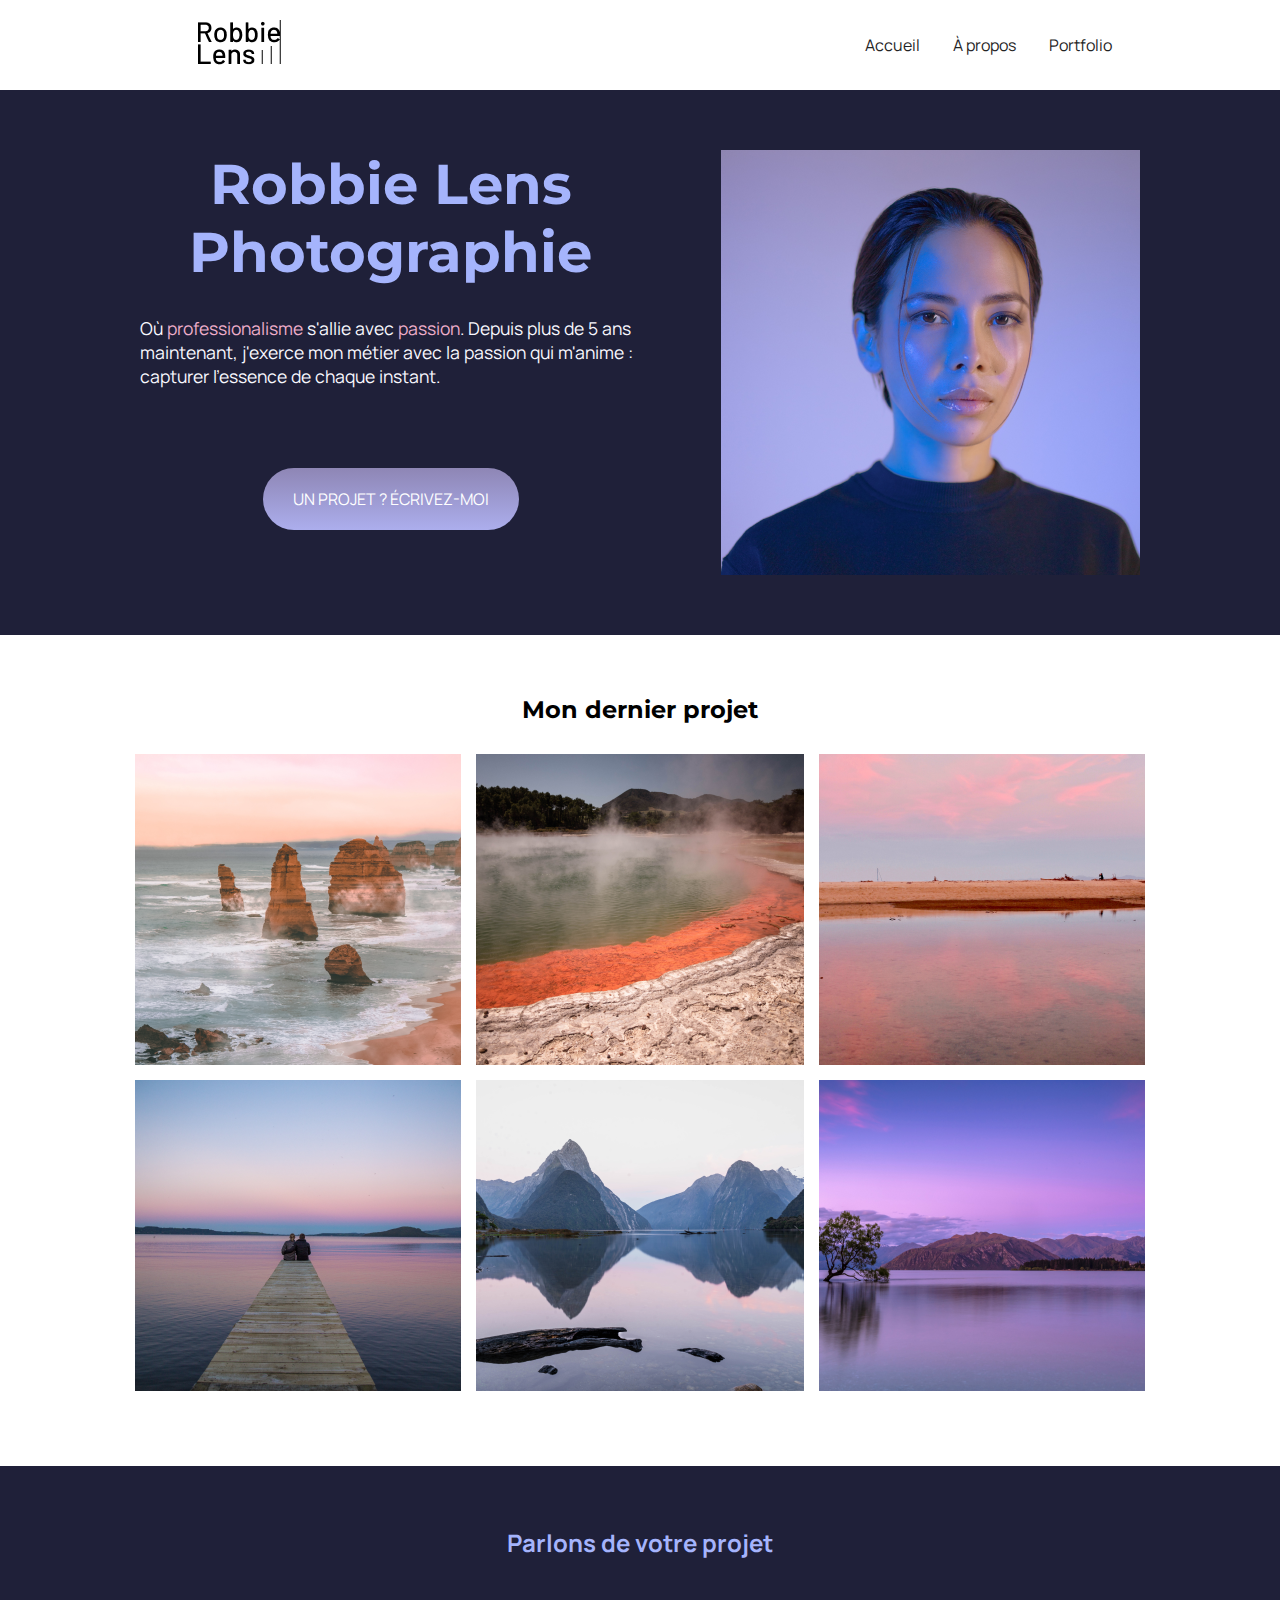
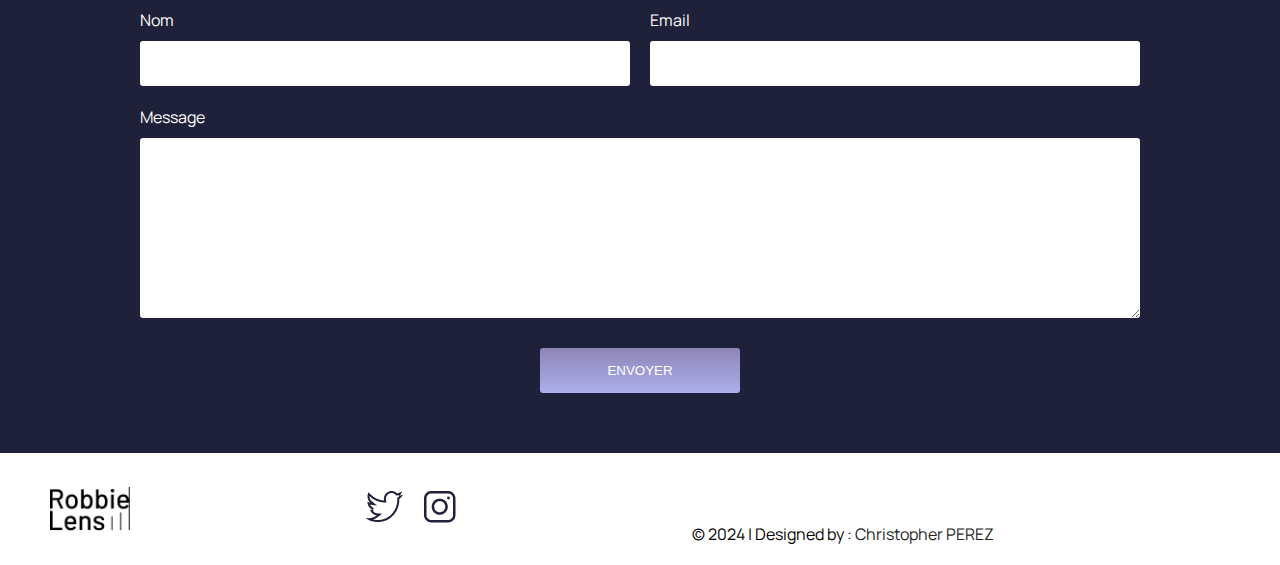
<file: index.html>
<!DOCTYPE html>
<html lang="fr">

<head>
    <meta charset="utf-8" />
    <meta name="viewport" content="width=device-width, initial-scale=1">
    <title>Accueil | Robbie Lens Photographie</title>
    <!-- CSS -->
    <link href="CSS/style.css" rel="stylesheet" />
    <link rel="preconnect" href="https://fonts.googleapis.com">
    <link rel="preconnect" href="https://fonts.gstatic.com" crossorigin>
    <link href="https://fonts.googleapis.com/css2?family=Manrope&family=Montserrat&display=swap" rel="stylesheet">
    <!-- FAVICON -->
    <link rel="icon" href="images/favicon.ico" />
</head>

<!-- NAVBAR -->

<body>
    <header class="header">
        <div class="container">
            <nav class="navbar">
                <a href="index.html" class="lien-icone">
                    <img src="images/logo.png" class="img-logo" alt="Logo Robbie Lens" />
                </a>
                <div class="navbar-item">
                    <a href="index.html" class="navbar-link">Accueil</a>
                    <a href="a_propos.html" class="navbar-link">À propos</a>
                    <a href="portfolio.html" class="navbar-link">Portfolio</a>
                </div>
            </nav>
        </div>
    </header>

    <!-- BODY -->

    <main class="main-index">

        <section class="section-index">
            <div class="block-index">
                <h1 class="title">Robbie Lens Photographie</h1>
                <p>
                    Où <em>professionalisme</em> s'allie avec <em>passion</em>. Depuis
                    plus de 5 ans maintenant, j'exerce mon métier avec la passion
                    qui m'anime : capturer l'essence de chaque instant.
                </p>
                <a href="#contact" class="contact">UN PROJET ? ÉCRIVEZ-MOI</a>
            </div>
            <img src="images/robbie_lens.png" alt="Portrait avec effet de la photographe Robbie Lens" />
        </section>

        <section class="section-index-photos">
            <h2 class="subtitle">Mon dernier projet</h2>
            <div class="block-index-photo">
                <img src="images/accueil/element_1.png" alt="Twelve apostles - Australie" />
                <img src="images/accueil/element_2.png" alt="Wai-O-Tapu - Nouvelle-Zélande" />
                <img src="images/accueil/element_3.png" alt="Parc National d'Abel Tasman - Nouvelle-Zélande" />
            </div>
            <div class="block-index-photo">
                <img src="images/accueil/element_4.png" alt="Lac Rotorua - Nouvelle-Zélande" />
                <img src="images/accueil/element_5.png" alt="Milford Sound - Nouvelle-Zélande" />
                <img src="images/accueil/element_6.png" alt="Lac Wanaka - Nouvelle-Zélande" />
            </div>
        </section>

        <section class="section-index-contact">
            <h2 class="subtitle">Parlons de votre projet</h2>
            <form method="get" action="" class="form">
                <div class="form-item">
                    <div class="form-column">
                        <label for="nom">Nom</label>
                        <input type="text" name="nom" id="nom" />
                    </div>
                    <div class="form-column">
                        <label for="email">Email</label>
                        <input type="e-mail" name="email" id="email" />
                    </div>
                </div>
                <label for="message">Message</label>
                <textarea name="message" id="message" rows="10"></textarea>
                <input type="submit" value="ENVOYER" class="contact" />
            </form>
        </section>

    </main>

    <!-- FOOTER -->

    <footer class="footer">
        <div class="container">
            <a href="index.html" class="lien-icone">
                <img src="images/logo.png" alt="Logo Robbie Lens" />
            </a>
            <div class="lien-social">
                <a target="_blank" href="https://twitter.com/">
                    <img src="images/twitter.png" alt="Logo Twitter" />
                </a>
                <a target="_blank" href="https://www.instagram.com/">
                    <img src="images/instagram.png" alt="Logo Instagram" />
                </a>
            </div>
            <p class="final-line">
                &copy; 2024 | Designed by : <a href="https://github.com/Chr1stopherPerez" target="_blank">Christopher
                    PEREZ</a>
            </p>
        </div>
    </footer>
</body>

</html>

<!-- Index.html -->
</file>
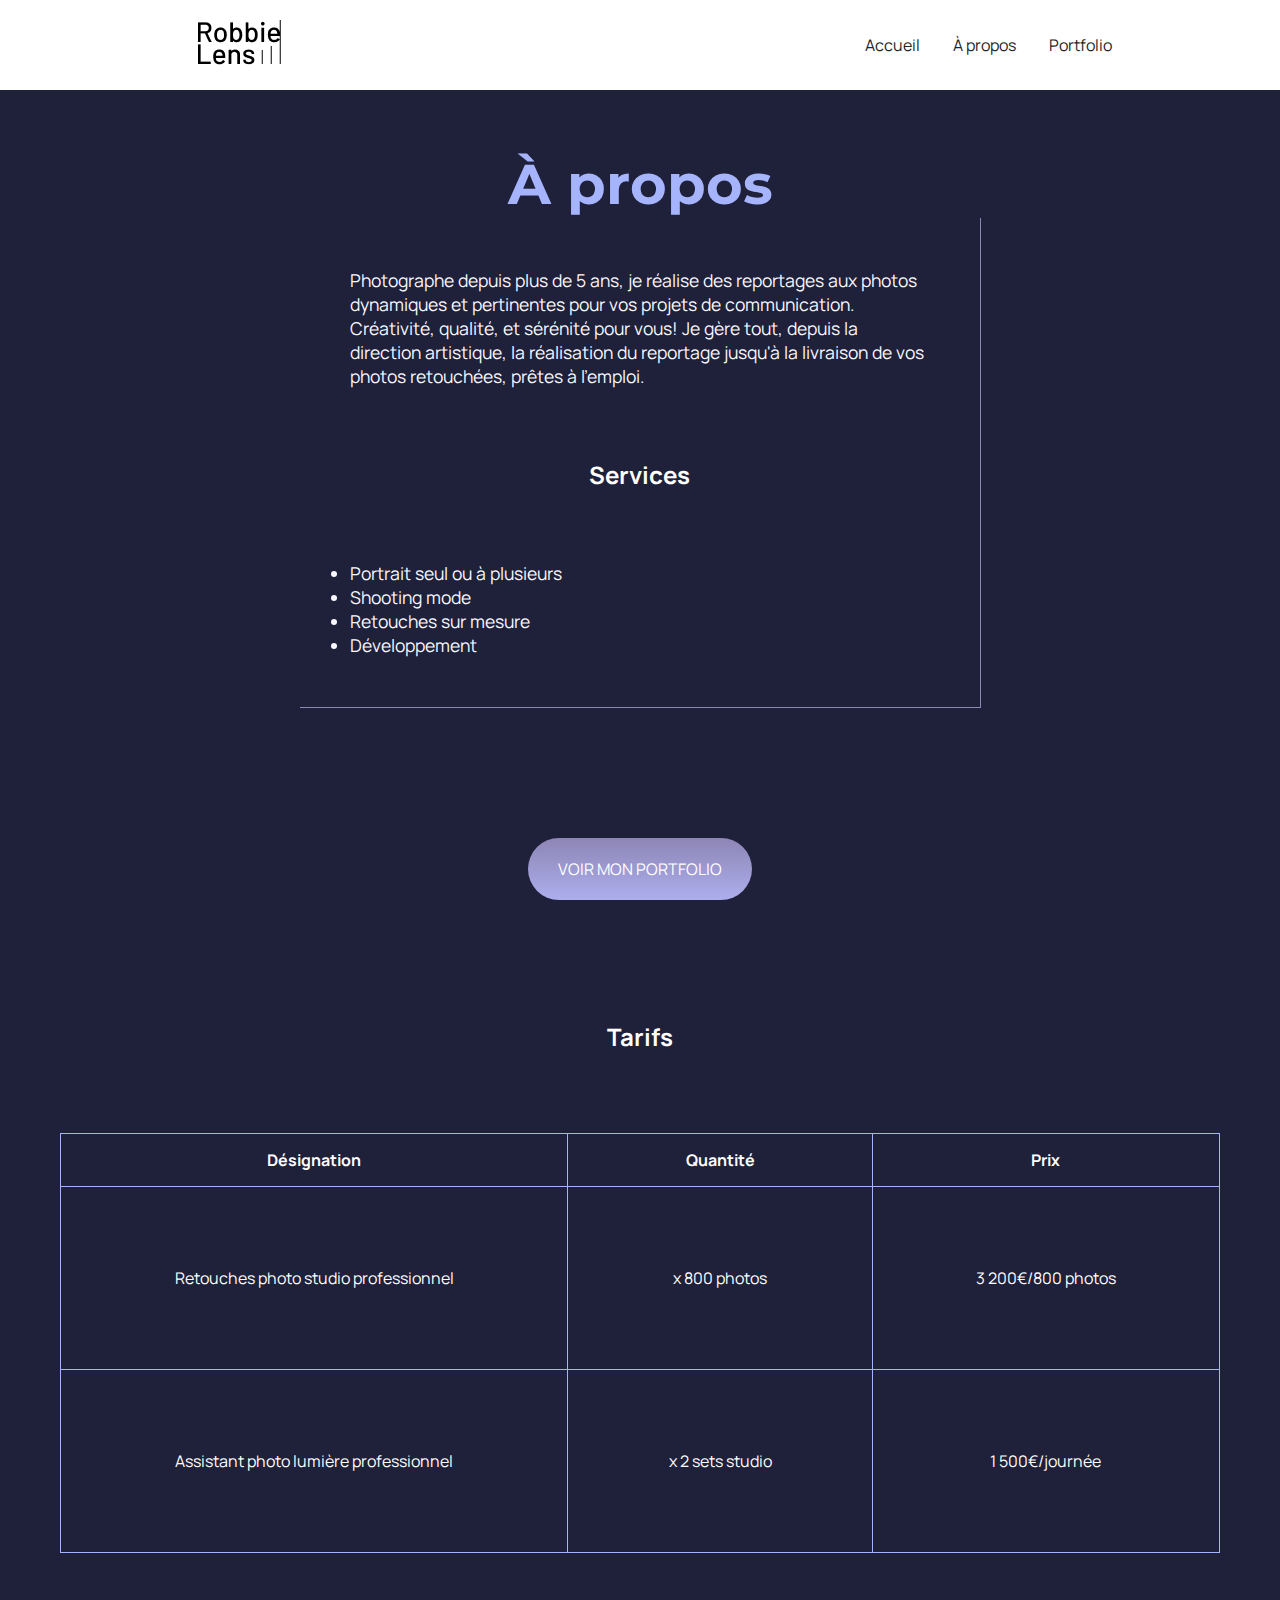
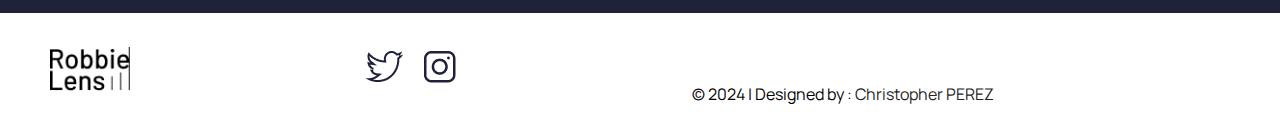
<file: a_propos.html>
<!DOCTYPE html>
<html lang="fr">

<head>
    <meta charset="utf-8" />
    <meta name="viewport" content="width=device-width, initial-scale=1">
    <title>À propos | Robbie Lens Photographie</title>
    <!-- CSS -->
    <link href="CSS/style.css" rel="stylesheet" />
    <link rel="preconnect" href="https://fonts.googleapis.com">
    <link rel="preconnect" href="https://fonts.gstatic.com" crossorigin>
    <link href="https://fonts.googleapis.com/css2?family=Manrope&family=Montserrat&display=swap" rel="stylesheet">
    <!-- FAVICON -->
    <link rel="icon" href="images/favicon.ico" />
</head>

<!-- NAVBAR -->

<body>
    <header class="header">
        <div class="container">
            <nav class="navbar">
                <a href="index.html" class="lien-icone">
                    <img src="images/logo.png" class="img-logo" alt="Logo Robbie Lens" />
                </a>
                <div class="navbar-item">
                    <a href="index.html" class="navbar-link">Accueil</a>
                    <a href="a_propos.html" class="navbar-link">À propos</a>
                    <a href="portfolio.html" class="navbar-link">Portfolio</a>
                </div>
            </nav>
        </div>
    </header>

    <!-- BODY -->

    <main class="main-a-propos">

        <section class="section-a-propos">
            <h1 class="title">À propos</h1>
            <div class="contenu">
                <p>
                    Photographe depuis plus de 5 ans, je réalise des reportages aux photos dynamiques et pertinentes
                    pour
                    vos
                    projets de communication. Créativité, qualité, et sérénité pour vous! Je gère tout, depuis la
                    direction
                    artistique, la réalisation du reportage jusqu'à la livraison de vos photos retouchées, prêtes à
                    l'emploi.
                </p>
                <h2 class="subtitle">Services</h2>
                <ul>
                    <li>Portrait seul ou à plusieurs</li>
                    <li>Shooting mode</li>
                    <li>Retouches sur mesure</li>
                    <li>Développement</li>
                </ul>
            </div>
            <div class="block-contact">
                <a href="portfolio.html" class="contact">VOIR MON PORTFOLIO</a>
            </div>
        </section>

        <section class="section-a-propos-tarifs">
            <h2 class="subtitle">Tarifs</h2>
            <table class="table">
                <thead>
                    <tr>
                        <th>Désignation</th>
                        <th>Quantité</th>
                        <th>Prix</th>
                    </tr>
                </thead>
                <tbody>
                    <tr>
                        <td>Retouches photo
                            studio professionnel</td>
                        <td>x 800 photos</td>
                        <td>3 200€/800 photos</td>
                    </tr>
                    <tr>
                        <td>Assistant photo
                            lumière professionnel</td>
                        <td>x 2 sets studio</td>
                        <td>1 500€/journée</td>
                    </tr>
                </tbody>
            </table>

        </section>

    </main>

    <!-- FOOTER -->

    <footer class="footer">
        <div class="container">
            <a href="index.html" class="lien-icone">
                <img src="images/logo.png" alt="Logo Robbie Lens" />
            </a>
            <div class="lien-social">
                <a target="_blank" href="https://twitter.com/">
                    <img src="images/twitter.png" alt="Logo Twitter" />
                </a>
                <a target="_blank" href="https://www.instagram.com/">
                    <img src="images/instagram.png" alt="Logo Instagram" />
                </a>
            </div>
            <p class="final-line">
                &copy; 2024 | Designed by : <a href="https://github.com/Chr1stopherPerez" target="_blank">Christopher
                    PEREZ</a>
            </p>
        </div>
    </footer>
</body>

</html>

<!-- A-propos.html -->
</file>
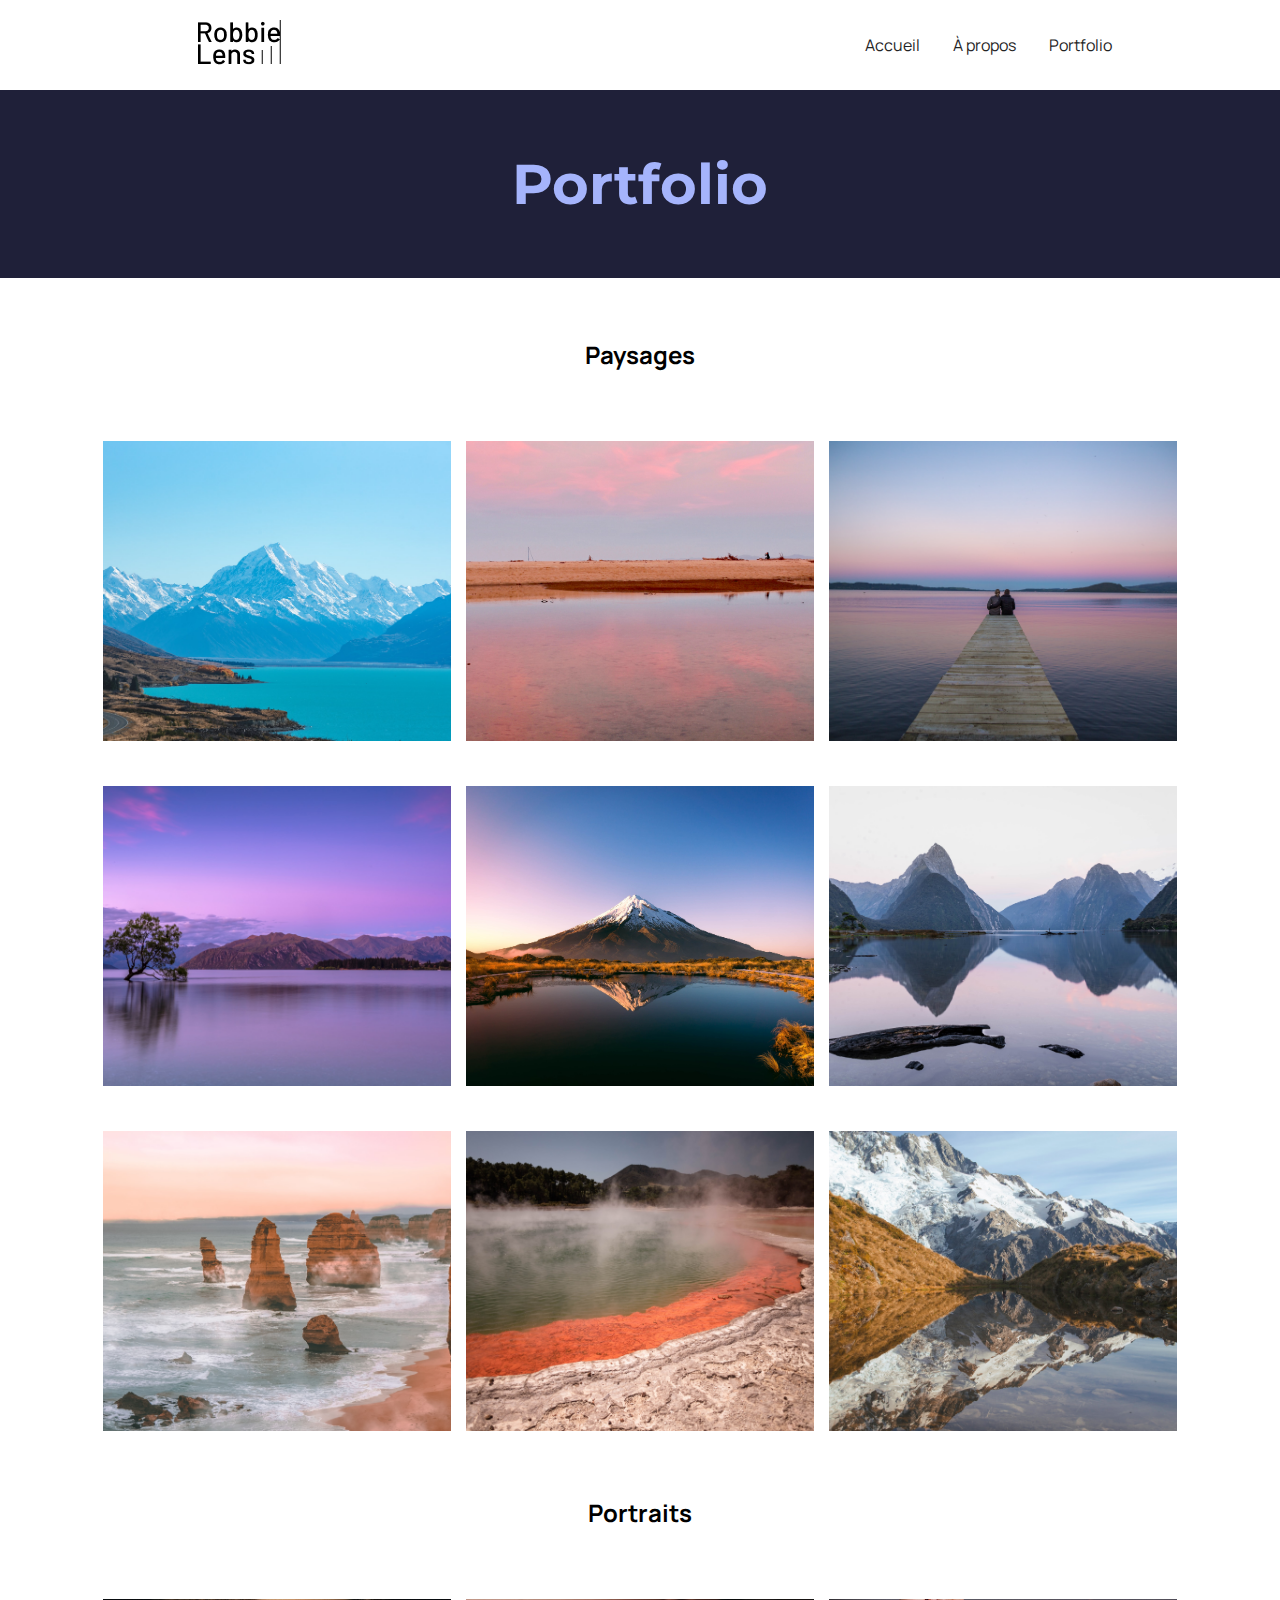
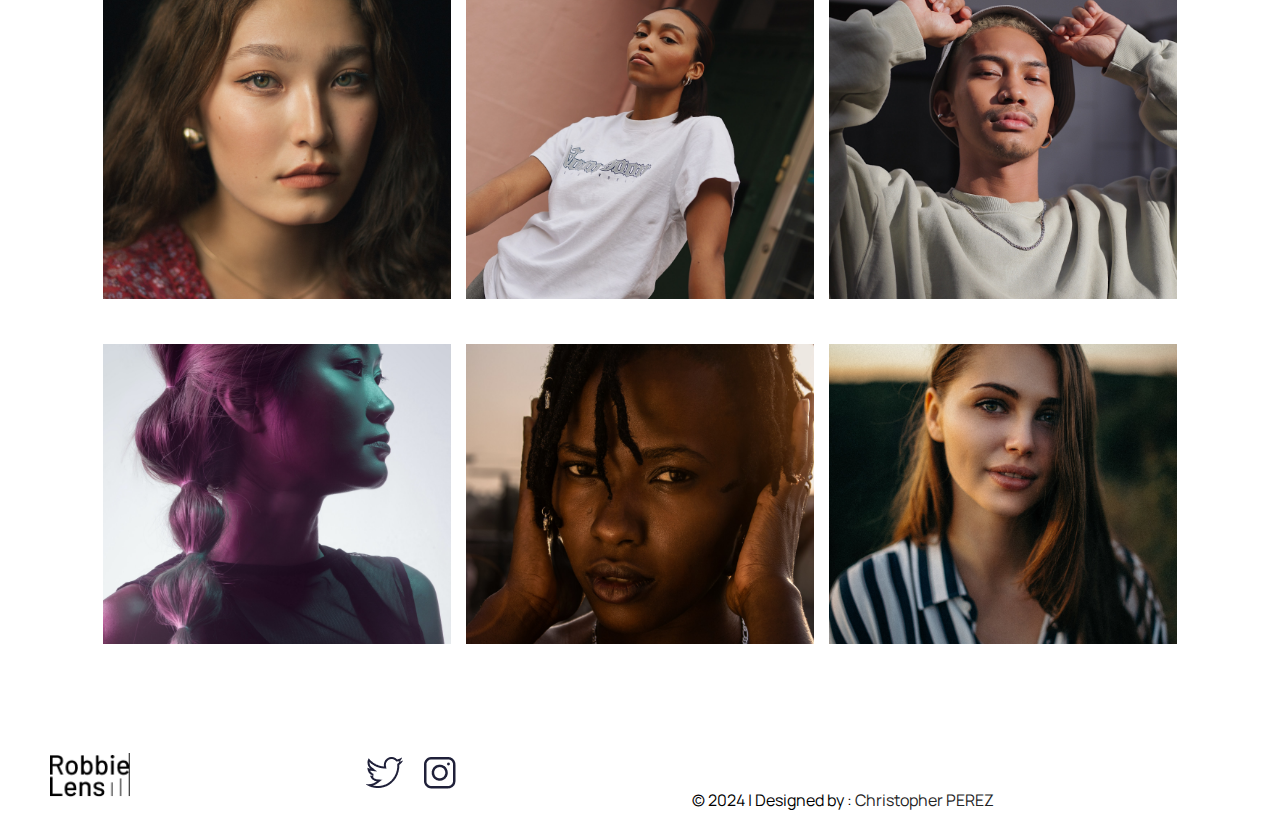
<file: portfolio.html>
<!DOCTYPE html>
<html lang="fr">

<head>
    <meta charset="utf-8" />
    <meta name="viewport" content="width=device-width, initial-scale=1">
    <title>Portfolio | Robbie Lens Photographie</title>
    <!-- CSS -->
    <link href="CSS/style.css" rel="stylesheet" />
    <link rel="preconnect" href="https://fonts.googleapis.com">
    <link rel="preconnect" href="https://fonts.gstatic.com" crossorigin>
    <link href="https://fonts.googleapis.com/css2?family=Manrope&family=Montserrat&display=swap" rel="stylesheet">
    <!-- FAVICON -->
    <link rel="icon" href="images/favicon.ico" />
</head>

<!-- NAVBAR -->

<body>
    <header class="header">
        <div class="container">
            <nav class="navbar">
                <a href="index.html" class="lien-icone">
                    <img src="images/logo.png" class="img-logo" alt="Logo Robbie Lens" />
                </a>
                <div class="navbar-item">
                    <a href="index.html" class="navbar-link">Accueil</a>
                    <a href="a_propos.html" class="navbar-link">À propos</a>
                    <a href="portfolio.html" class="navbar-link">Portfolio</a>
                </div>
            </nav>
        </div>
    </header>

    <!-- BODY -->

    <main class="main-portfolio">

        <section class="section-portfolio">
            <h1 class="title">Portfolio</h1>
        </section>

        <section class="section-portfolio-photos">
            <h2 class="subtitle">Paysages</h2>
            <div class="paysages">
                <div class="photo-block">
                    <a href="images/portfolio/paysage1.jpg" target="_blank" class="section-portfolio-item">
                        <img src="images/portfolio/paysage1.jpg" alt="Mont Aoraki - Nouvelle-Zélande" />
                        <div class="photo-hover">Voir la photo</div>
                    </a>
                    <a href="images/portfolio/paysage2.jpg" target="_blank" class="section-portfolio-item">
                        <img src="images/portfolio/paysage2.jpg" alt="Parc National d'Abel Tasman - Nouvelle-Zélande" />
                        <div class="photo-hover">Voir la photo</div>
                    </a>
                    <a href="images/portfolio/paysage3.jpg" target="_blank" class="section-portfolio-item">
                        <img src="images/portfolio/paysage3.jpg" alt="Lac Rotorua - Nouvelle-Zélande" />
                        <div class="photo-hover">Voir la photo</div>
                    </a>
                </div>
                <div class="photo-block">
                    <a href="images/portfolio/paysage4.jpg" target="_blank" class="section-portfolio-item">
                        <img src="images/portfolio/paysage4.jpg" alt="Lac Wanaka - Nouvelle-Zélande" />
                        <div class="photo-hover">Voir la photo</div>
                    </a>
                    <a href="images/portfolio/paysage5.jpg" target="_blank" class="section-portfolio-item">
                        <img src="images/portfolio/paysage5.jpg" alt="Mont Taranaki - Nouvelle-Zélande" />
                        <div class="photo-hover">Voir la photo</div>
                    </a>
                    <a href="images/portfolio/paysage6.jpg" target="_blank" class="section-portfolio-item">
                        <img src="images/portfolio/paysage6.jpg" alt="Milford Sound - Nouvelle-Zélande" />
                        <div class="photo-hover">Voir la photo</div>
                    </a>
                </div>
                <div class="photo-block">
                    <a href="images/portfolio/paysage7.jpg" target="_blank" class="section-portfolio-item">
                        <img src="images/portfolio/paysage7.jpg" alt="Twelve Apostle - Australie" />
                        <div class="photo-hover">Voir la photo</div>
                    </a>
                    <a href="images/portfolio/paysage8.jpg" target="_blank" class="section-portfolio-item">
                        <img src="images/portfolio/paysage8.jpg" alt="Wai-O-Tapu - Nouvelle-Zélande" />
                        <div class="photo-hover">Voir la photo</div>
                    </a>
                    <a href="images/portfolio/paysage9.jpg" target="_blank" class="section-portfolio-item">
                        <img src="images/portfolio/paysage9.jpg" alt="Mont Cook - Nouvelle Zélande" />
                        <div class="photo-hover">Voir la photo</div>
                    </a>
                </div>
            </div>

            <h2 class="subtitle subtitle-2">Portraits</h2>
            <div class="portraits">
                <div class="photo-block">
                    <a href="images/portfolio/portrait1.jpg" target="_blank" class="section-portfolio-item">
                        <img src="images/portfolio/portrait1.jpg" alt="Portrait jeune femme 1" />
                        <div class="photo-hover">Voir la photo</div>
                    </a>
                    <a href="images/portfolio/portrait2.jpg" target="_blank" class="section-portfolio-item">
                        <img src="images/portfolio/portrait2.jpg" alt="Portrait jeune femme 2" />
                        <div class="photo-hover">Voir la photo</div>
                    </a>
                    <a href="images/portfolio/portrait3.jpg" target="_blank" class="section-portfolio-item">
                        <img src="images/portfolio/portrait3.jpg" alt="Portrait jeune homme 3" />
                        <div class="photo-hover">Voir la photo</div>
                    </a>
                </div>
                <div class="photo-block">
                    <a href="images/portfolio/portrait4.jpg" target="_blank" class="section-portfolio-item">
                        <img src="images/portfolio/portrait4.jpg" alt="Portrait jeune femme 4" />
                        <div class="photo-hover">Voir la photo</div>
                    </a>
                    <a href="images/portfolio/portrait5.jpg" target="_blank" class="section-portfolio-item">
                        <img src="images/portfolio/portrait5.jpg" alt="Portrait jeune femme 5" />
                        <div class="photo-hover">Voir la photo</div>
                    </a>
                    <a href="images/portfolio/portrait6.jpg" target="_blank" class="section-portfolio-item">
                        <img src="images/portfolio/portrait6.jpg" alt="Portrait jeune femme 6" />
                        <div class="photo-hover">Voir la photo</div>
                    </a>
                </div>
            </div>
        </section>

    </main>

    <!-- FOOTER -->

    <footer class="footer">
        <div class="container">
            <a href="index.html" class="lien-icone">
                <img src="images/logo.png" alt="Logo Robbie Lens" />
            </a>
            <div class="lien-social">
                <a target="_blank" href="https://twitter.com/">
                    <img src="images/twitter.png" alt="Logo Twitter" />
                </a>
                <a target="_blank" href="https://www.instagram.com/">
                    <img src="images/instagram.png" alt="Logo Instagram" />
                </a>
            </div>
            <p class="final-line">
                &copy; 2024 | Designed by : <a href="https://github.com/Chr1stopherPerez" target="_blank">Christopher
                    PEREZ</a>
            </p>
        </div>
    </footer>
</body>

</html>

<!-- Portfolio.html -->
</file>
<file: CSS/style.css>
/* STYLE GLOBALE */

* {
  margin: 0;
  padding: 0;
}

body {
  font-family: "Manrope", sans-serif;
  font-size: 1em;
  background-color: rgb(31, 32, 57);
}

body .header, .footer {
  background-color: rgb(255, 255, 255);
  padding: 20px 50px;
}

body .header {
  display: flex;
  flex-direction: column;
}

body .header .container {
  display: flex;
  flex-direction: column;
  justify-content: space-between;
  align-items: center;
}

body .header .container .navbar {
  display: flex;
  align-items: center;
  justify-content: space-between;
  width: 80%;
}

body .footer {
  display: flex;
  flex-direction: column;
}

body .footer .container {
  display: flex;
  align-items: center;
  justify-content: space-between;
  width: 80%;
}

body .footer .container .lien-icone {
  display: flex;
  flex-direction: column;
  width: 80px;
}

body .footer .container .lien-social {
  display: flex;
  justify-content: space-between;
  width: 90px;
}

body .footer .container .final-line {
  color: rgb(0, 0, 0);
  font-size: 16px;
  margin: auto;
  margin: 50px 0px 0px 0px;
}

body a {
  color: rgb(36, 36, 36);
  text-decoration: none;
}

body a:hover {
  opacity: 0.5;
}

body .title {
  font-size: 3.5em;
  color: rgb(165, 180, 252);
  font-family: "Montserrat", sans-serif;
}

body p, li {
  font-size: 1.1em;
  color: rgb(249, 248, 255);
}

body .contact {
  display: flex;
  flex-direction: column;
  align-items: center;
  background: linear-gradient(rgb(142, 134, 181), rgb(172, 174, 237));
  color: white;
  border-radius: 50px;
  padding: 20px 30px;
  margin-top: 50px;
}

body .contact:hover {
  background: linear-gradient(rgb(105, 100, 132), rgb(135, 136, 186));
  text-decoration: none;
}

section {
  padding: 60px;
}

nav a {
  margin-left: 30px;
}

@media screen and (max-width: 996px) {
  body .header, .footer {
    padding: 20px 20px;
  }

  body .header .container .navbar {
    flex-direction: column;
    align-items: center;
    justify-content: center;
  }

  body .header .container .navbar a {
    margin-left: 10px;
    margin-right: 10px;
  }

  body .header .container .navbar img {
    margin-bottom: 20px;
  }

  body .title {
    font-size: 2em;
  }

  body .footer .container .final-line {
    display: flex;
    flex-direction: column;
    color: rgb(0, 0, 0);
    font-size: 16px;
    margin: auto;
  }
}

/* INDEX */

body .main-index .section-index {
  display: flex;
  max-width: 1000px;
  margin: auto;
}

body .main-index .section-index .block-index {
  display: flex;
  flex-direction: column;
  align-items: center;
  padding-right: 80px;
}

body .main-index .section-index .block-index .title {
  text-align: center;
  margin-bottom: 30px;
}

body .main-index .section-index .block-index p {
  margin-bottom: 30px;
}

body .main-index .section-index .block-index em {
  color: rgb(238, 174, 202);
  font-style: normal;
}

body .main-index .section-index-photos {
  display: flex;
  flex-direction: column;
  background-color: rgb(255, 255, 255);
}

body .main-index .section-index-photos .subtitle {
  text-align: center;
  color: rgb(0, 0, 0);
  font-family: "Montserrat", sans-serif;
  margin-bottom: 30px;
}

body .main-index .section-index-photos .block-index-photo {
  display: flex;
  justify-content: center;
  gap: 15px;
  margin-bottom: 15px;
}

body .main-index .section-index-contact .subtitle {
  color: rgb(165, 180, 252);
  text-align: center;
  margin-bottom: 50px;
}

body .main-index .section-index-contact .form {
  display: flex;
  flex-direction: column;
  max-width: 1000px;
  margin: auto;
  color: rgb(255, 255, 255);
}

body .main-index .section-index-contact .form-item {
  display: flex;
  gap: 20px;
}

body .main-index .section-index-contact .form-column {
  flex: 1;
  display: flex;
  flex-direction: column;
  margin-bottom: 20px;
}

body .main-index .section-index-contact input, textarea {
  padding: 15px;
  border-radius: 3px;
  border: none;
}

body .main-index .section-index-contact label {
  margin-bottom: 10px;
}

body .main-index .section-index-contact input[type="submit"] {
  width: 200px;
  margin: auto;
  margin-top: 30px;
}

@media screen and (max-width: 996px) {
  body .main-index .section-index {
    flex-direction: column;
    align-items: center;
    justify-content: center;
  }

  body .main-index .section-index .block-index {
    padding-right: 0;
    text-align: center;
    order: 2;
  }

  body .main-index .section-index img {
    order: 1;
    margin-bottom: 20px;
    width: 100%;
  }

  body .main-index .section-index-photos {
    padding: 20px;
  }

  body .main-index .section-index-photos .block-index-photo {
    flex-direction: column;
  }

  body .main-index .section-index-contact {
    padding: 50px 20px;
  }

  body .main-index .section-index-contact .form-item {
    flex-direction: column;
    gap: 0;
  }
}

/* A PROPOS */

body .main-a-propos .section-a-propos .title {
  text-align: center;
}

body .main-a-propos .section-a-propos .contenu {
  border-right: 1px solid rgb(142, 134, 181);
  border-bottom: 1px solid rgb(142, 134, 181);
  padding: 50px;
  width: 50%;
  margin: auto;
  margin-bottom: 80px;
}

body .main-a-propos .section-a-propos .contenu .subtitle {
  text-align: center;
  color: rgb(255, 255, 255);
  margin-top: 70px;
  margin-bottom: 70px;
}

body .main-a-propos .section-a-propos .block-contact {
  display: flex;
  flex-direction: column;
  align-items: center;
  text-align: center;
}

body .main-a-propos .section-a-propos-tarifs .subtitle {
  text-align: center;
  color: rgb(255, 255, 255);
  margin-bottom: 80px;
}

body .main-a-propos .section-a-propos-tarifs .table {
  color: rgb(255, 255, 255);
  text-align: center;
  width: 100%;
  border-collapse: collapse;
}

body .main-a-propos .section-a-propos-tarifs .table td, th {
  padding: 15px;
  border: 1px solid rgb(165, 180, 252);
}

body .main-a-propos .section-a-propos-tarifs .table td {
  padding: 80px;
}

@media screen and (max-width: 996px) {
  body .main-a-propos .section-a-propos-tarifs {
    display: none;
  }
}

/* PORTFOLIO */

body .main-portfolio .section-portfolio .title {
  text-align: center;
}

body .main-portfolio .section-portfolio-photos {
  display: flex;
  flex-direction: column;
  background-color: rgb(255, 255, 255);
}

body .main-portfolio .section-portfolio-photos .subtitle {
  text-align: center;
  color: rgb(0, 0, 0);
  margin-bottom: 70px;
}

body .main-portfolio .section-portfolio-photos .subtitle-2 {
  margin-top: 50px;
}

body .main-portfolio .section-portfolio-photos .paysages,
body .main-portfolio .section-portfolio-photos .portraits {
  display: flex;
  flex-direction: column;
  gap: 30px;
}

body .main-portfolio .section-portfolio-photos .paysages .photo-block,
body .main-portfolio .section-portfolio-photos .portraits .photo-block {
  display: flex;
  justify-content: center;
  gap: 15px;
  margin-bottom: 15px;
}

body .main-portfolio .section-portfolio-photos .section-portfolio-item {
  position: relative;
  width: 30%;
  height: 300px;
  box-sizing: border-box;
  overflow: hidden;
}

body .main-portfolio .section-portfolio-photos .paysages .section-portfolio-item img, 
body .main-portfolio .section-portfolio-photos .portraits .section-portfolio-item img {
  width: 100%;
  height: 100%;
  object-fit: cover;
}

body .main-portfolio .section-portfolio-photos .section-portfolio-item .photo-hover {
  display: flex;
  align-items: center;
  justify-content: center;
  position: absolute;
  top: 0;
  left: 0;
  width: 100%;
  height: 100%;
  background-color: rgba(0, 0, 0, 0.7);
  color: rgb(255, 255, 255);
  font-size: 1.5em;
  opacity: 0;
  transition: opacity 0.3s ease;
}

body .main-portfolio .section-portfolio-photos .section-portfolio-item:hover .photo-hover {
  opacity: 1;
}

@media screen and (max-width: 996px) {
  body .main-portfolio .section-portfolio-photos .section-portfolio-item .photo-hover {
    text-align: center;
  }
}

/* Style.css */
</file>
